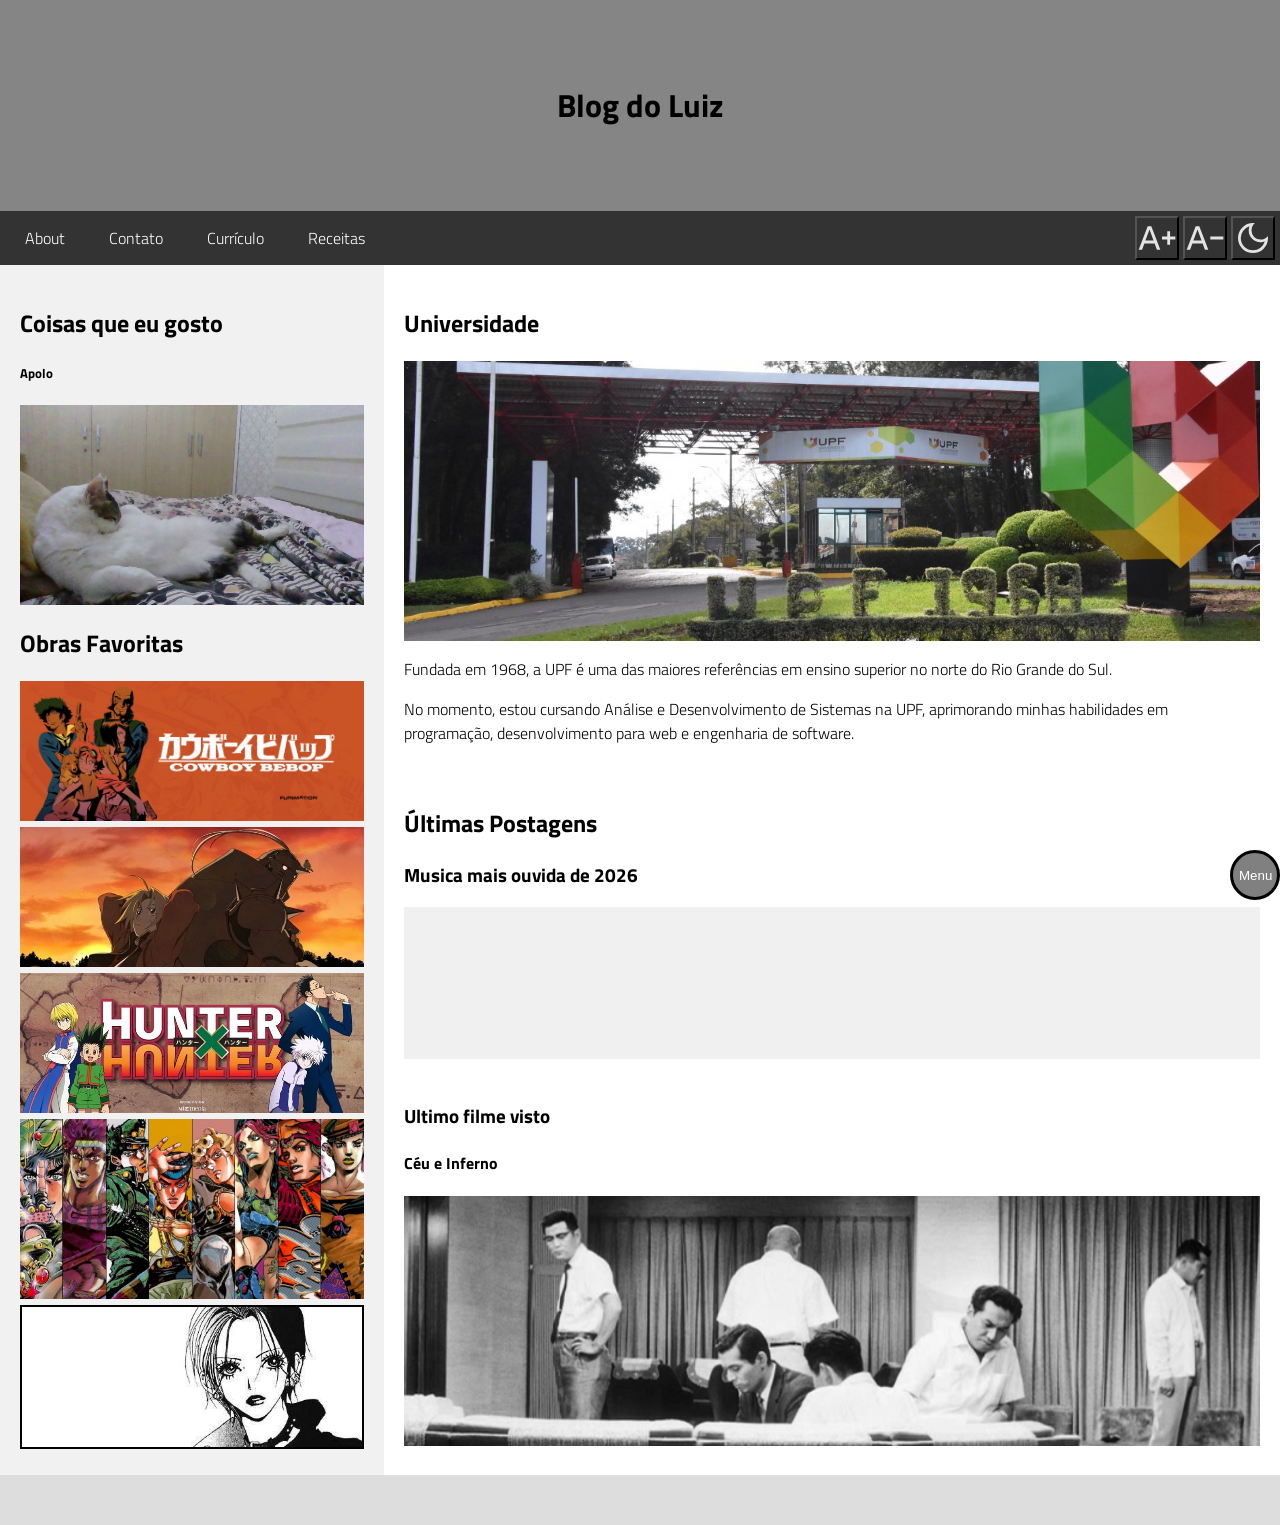
<file: index.html>
<!DOCTYPE html>
<html>

<head>
    <title>Blog</title>
    <meta charset="UTF-8">
    <meta name="viewport" content="width=device-width, initial-scale=1">


    <link rel="stylesheet" href="./css/estilo.css">

</head>

<body class="body-index">


    <header>
        <h1>Blog do Luiz</h1>
    </header>

    <nav class="navbar">
        <div>
            <a href="./pages/about.html">About</a>
            <a href="./pages/contact.html">Contato</a>
            <a href="./pages/Curriculo.html">Currículo</a>
            <a href="./pages/receitas.html">Receitas</a>
        </div>
        <div>
            <button class="fonte" onclick="aumentarFonte()"></button>
            <button class="Fonte" onclick="diminuirFonte()"></button>
            <button id="darkTheme" onclick="mudarThema()"></button>
        </div>
    </nav>

    <div class="container">
        <aside class="side">
            <h2>Coisas que eu gosto</h2>
            <h5>Apolo</h5>
            <div class="fakeimg1" style="height:200px;">
            </div>
            <h2>Obras Favoritas</h2>
            <div class="list">
                <figure>
                    <img class="fakeimg2"></img>
                </figure>
                <figure>
                    <img class="fakeimg3"></img>
                </figure>
                <figure>
                    <img class="fakeimg4"></img>
                </figure>
                <figure>
                    <img class="fakeimg5"></img>
                </figure>
                <figure>
                    <img class="fakeimg6"></img>
                </figure>
            </div>
        </aside>
        <main class="main">
            <section>
                <h2>Universidade</h2>
                <div class="fakeimg" style="height:280px;"></div>
                <p>Fundada em 1968, a UPF é uma das maiores referências em ensino superior no norte do Rio Grande do
                    Sul.</p>
                <p>No momento, estou cursando Análise e Desenvolvimento de Sistemas na UPF, aprimorando minhas
                    habilidades em programação, desenvolvimento para web e engenharia de software. </p>
                <br>
            </section>
            <section class="section">
                <h2>Últimas Postagens</h2>
                <h3>Musica mais ouvida de 2026</h3>
                <article class="postagem1"><iframe style="border-radius:12px"
                        src="https://open.spotify.com/embed/album/3RYdEXhGHojkTILUdtnRVJ?utm_source=generator"
                        width="100%" height="152" frameBorder="0" allowfullscreen=""
                        allow="autoplay; clipboard-write; encrypted-media; fullscreen; picture-in-picture"
                        loading="lazy"></iframe>
                </article>
            </section>
            <br>
            <section>
                <h3>Ultimo filme visto</h3>
                <h4>Céu e Inferno</h4>
                <article class="postagem2">
            
                </article>
            </section>

        </main>
    </div>
    <footer>
        <button class="botao"><a class="link" href="#"> Menu </a></button>
    </footer>

    <script src="./js/script.js"></script>
</body>

</html>
</file>
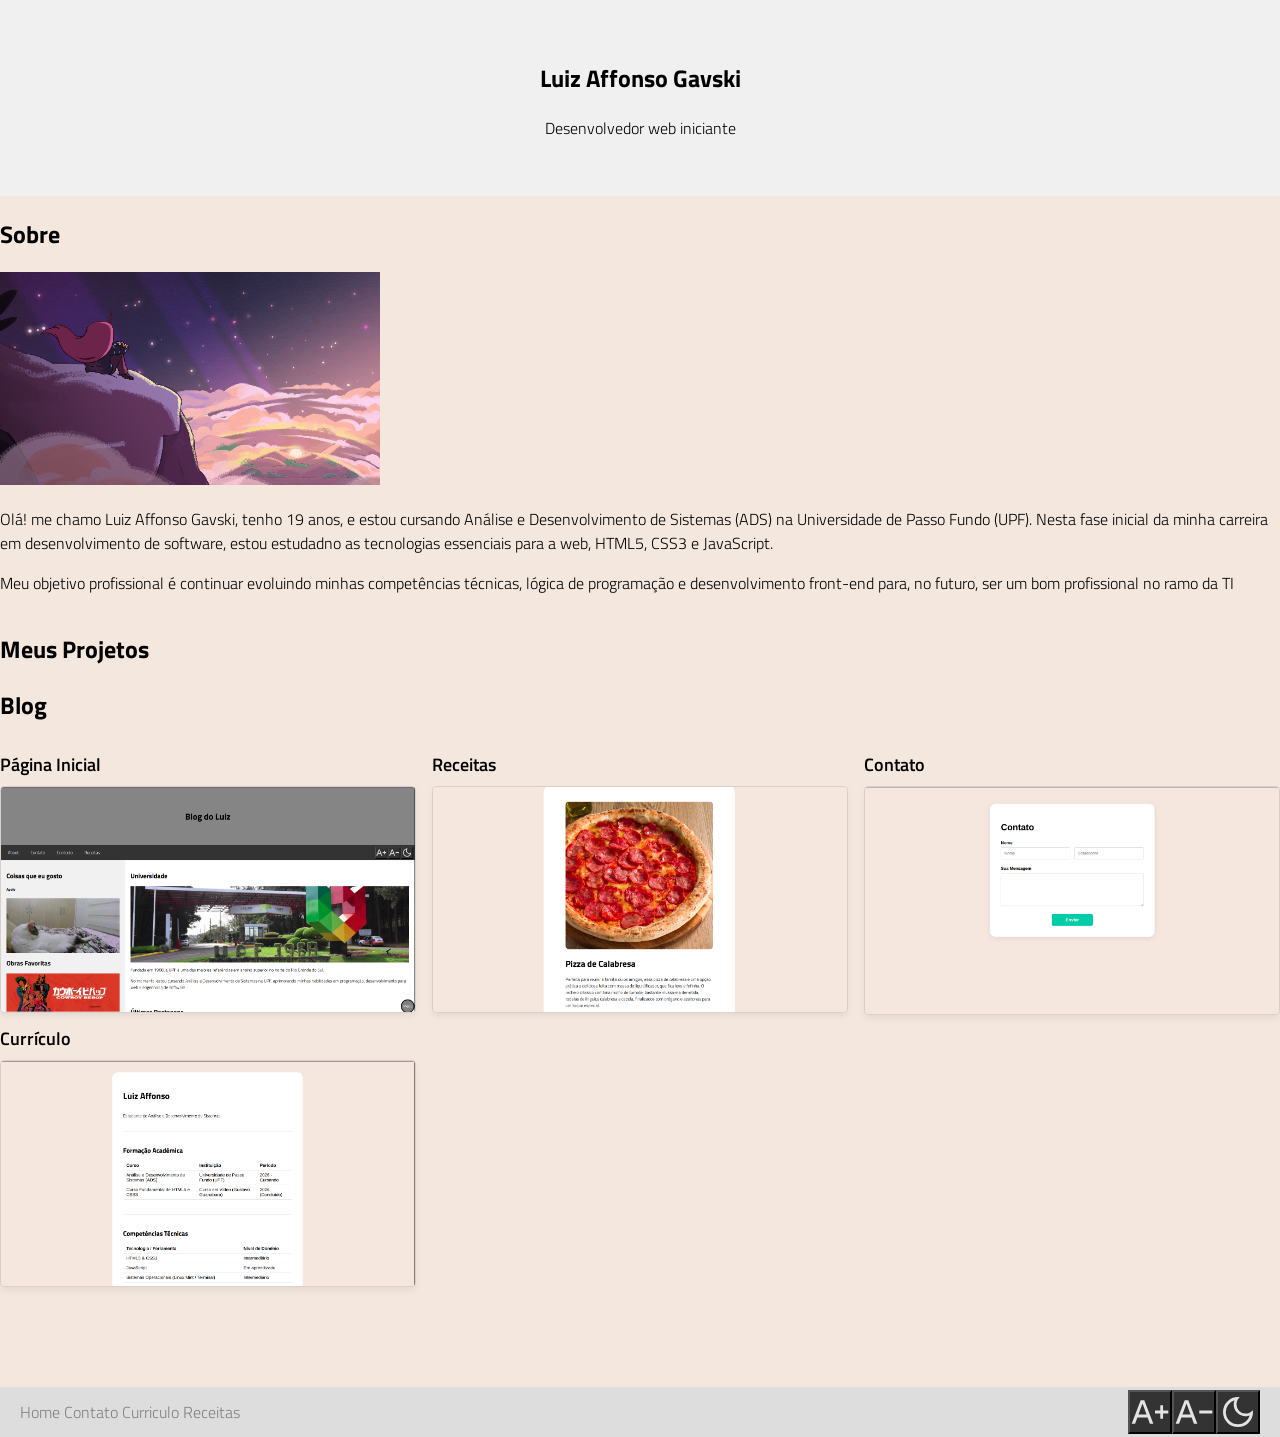
<file: pages/about.html>
<!DOCTYPE html>
<html>

<head>
  <title>Sobre</title>
  <link rel="stylesheet" href="../css/estilo.css">
</head>

<body class="body.about">


  <section class="hero">
    <h1>Luiz Affonso Gavski</h1>
    <p>Desenvolvedor web iniciante</p>
  </section>
<section class="sobre-mim-container">
        
        
        <div class="sobre-mim-texto"> 
            <h2>Sobre</h2>
            <img src="../assets/preview-7.png" width="380">
            <p>Olá! me chamo Luiz Affonso Gavski, tenho 19 anos, e estou cursando Análise e Desenvolvimento de Sistemas (ADS) na Universidade de Passo Fundo (UPF). Nesta fase inicial da minha carreira em desenvolvimento de software, estou estudadno as tecnologias essenciais para a web,  HTML5, CSS3 e JavaScript.
            </p>
            <p>
                Meu objetivo profissional é continuar evoluindo minhas competências técnicas, 
                lógica de programação e desenvolvimento front-end para, no futuro, ser um bom profissional no ramo da TI
            </p>
        </div>
    </section>
  <section>
    <h1>Meus Projetos</h1>
    <div class="fotos">
      <h2>Blog</h2>
      <section id="projetos">
        <div class="projetos-grid">

          <div class="coluna-esquerda">
            <article class="projeto-card">
              <h3>Página Inicial</h3>
              <img src="../assets/inicial.png"
                alt="Visualização da Página Inicial do Blog" class="projeto-thumb">
            </article>

            <article class="projeto-card">
              <h3>Currículo</h3>
              <img src="../assets/curriculo.png" alt="Visualização de outra página" class="projeto-thumb">
            </article>
          </div>

          <article class="projeto-card">
            <h3>Receitas</h3>
            <img src="../assets/pizza.png" alt="Visualização da Página Sobre" class="projeto-thumb">
          </article>

          <article class="projeto-card">
            <h3>Contato</h3>
            <img src="../assets/contato.png" alt="Visualização de outra página" class="projeto-thumb">
          </article>
        </div>
      </section>
    </div>
  </section>
  <footer class="footer2">


    <nav class="footer-receitas">
      <a href="file:///home/luiz/Documentos/blog/vinenvienve.github.io/index.html">Home</a>
      <a href="../pages/contact.html">Contato</a>
      <a href="../pages/Curriculo.html">Curriculo</a>
      <a href="../pages/receitas.html">Receitas</a>

    </nav>

    <nav class="esquerda">
      <div class="receita-botao">
        <button class="fonte" onclick="aumentarFonte()"></button>
        <button class="Fonte" onclick="diminuirFonte()"></button>
        <button id="darkTheme" onclick="mudarThema()"></button>
      </div>
    </nav>

  </footer>

  <script src="../js/script.js"></script>
</body>

</html>
</file>
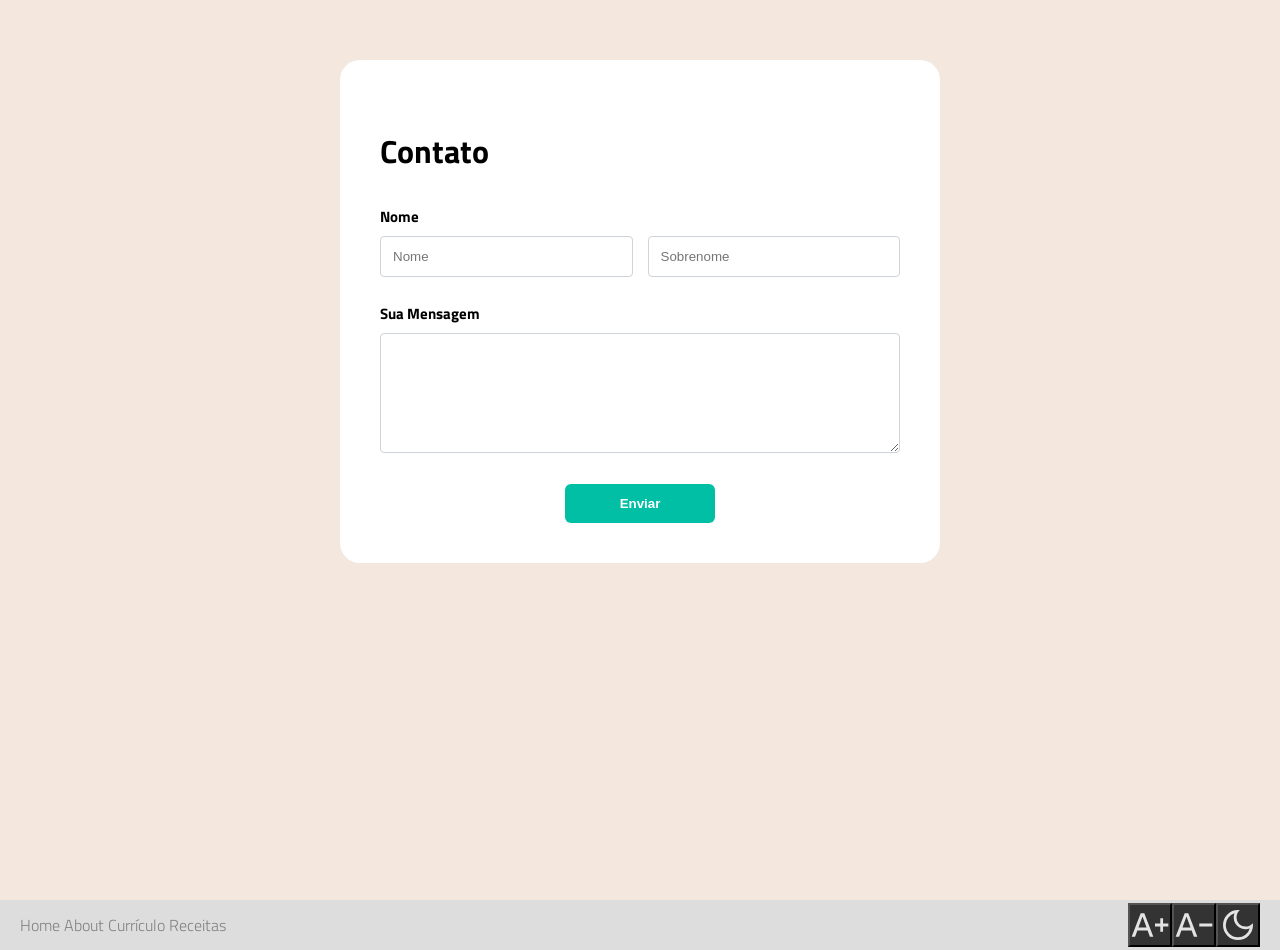
<file: pages/contact.html>
<!DOCTYPE html>
    <html lang="en">

    <head>
        <meta charset="UTF-8">
        <meta name="viewport" content="width=device-width, initial-scale=1.0">
        <title>Contato</title>
        <link rel="stylesheet" href="../css/estilo.css">
    </head>


<body class="body-contato">
   <main class="conteudo-contato">
    <section class="card-formulario">
        <h2>Contato</h2>

        <form>
            <label>Nome</label>
            <div class="linha-dupla">
                <input type="text" placeholder="Nome">
                <input type="text" placeholder="Sobrenome">
            </div>

            <label>Sua Mensagem</label>
            <textarea></textarea>

            <button onclick="myFunction()" type="submit" class="enviar">Enviar</button>
        </form>
    </section>
</main>

<footer class="footer2">


    <nav class="footer-receitas">
        <a href="file:///home/luiz/Documentos/blog/vinenvienve.github.io/index.html">Home</a>
        <a href="../pages/about.html">About</a>
        <a href="../pages/Curriculo.html">Currículo</a>
        <a href="../pages/receitas.html">Receitas</a>

    </nav>

 <nav class="esquerda">
        <div class="receita-botao">
            <button class="fonte" onclick="aumentarFonte()"></button>
            <button class="Fonte" onclick="diminuirFonte()"></button>
            <button id="darkTheme" onclick="mudarThema()"></button>
        </div>
    </nav>

</footer>

<script src="../js/script.js"></script>
</body>
</html>
</file>
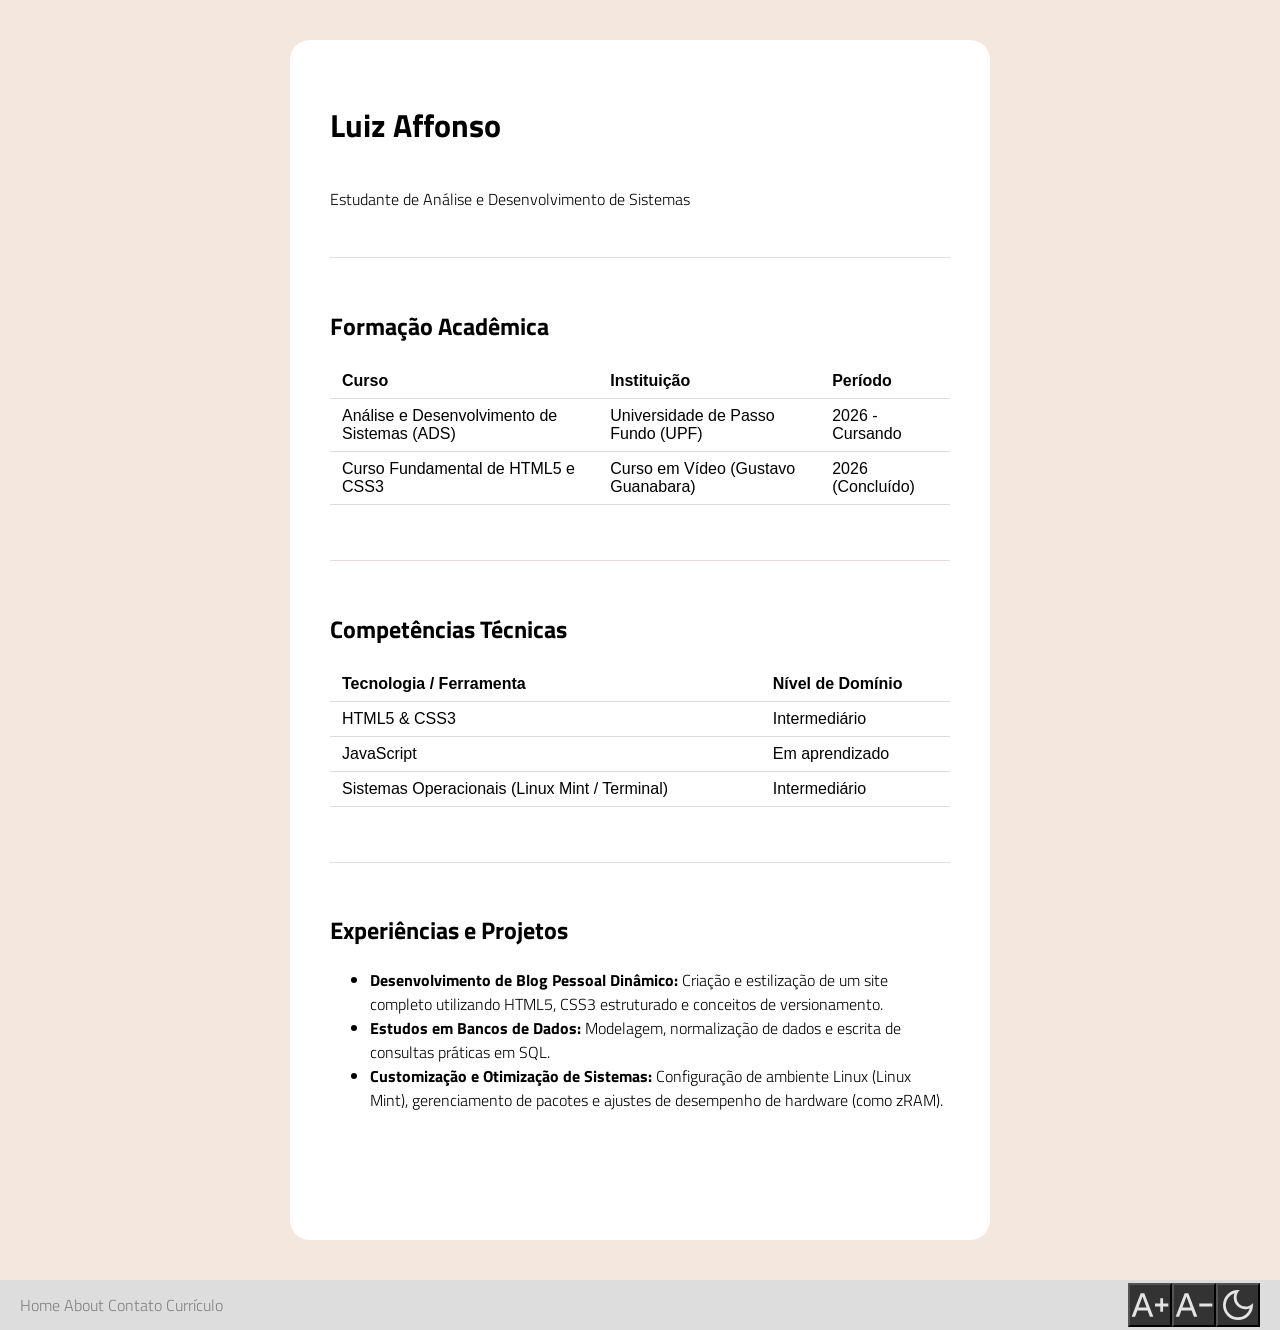
<file: pages/Curriculo.html>
<!DOCTYPE html>
<html lang="en">

<head>
    <meta charset="UTF-8">
    <meta name="viewport" content="width=device-width, initial-scale=1.0">
    <title>Currículo</title>
    <link rel="stylesheet" href="../css/estilo.css">
</head>

<body class="body-curriculo">
    <main class="main-curriculo">
        <h1>Luiz Affonso</h1>
        <p>Estudante de Análise e Desenvolvimento de Sistemas</p>
        <hr>
        <section class="curriculo-secao">
            <h2>Formação Acadêmica</h2>
            <table class="tabela-academicas">
                
                    <tr>
                        <th>Curso</th>
                        <th>Instituição</th>
                        <th>Período</th>
                    </tr>
                    <tr>
                        <td>Análise e Desenvolvimento de Sistemas (ADS)</td>
                        <td>Universidade de Passo Fundo (UPF)</td>
                        <td>2026 - Cursando</td>
                    </tr>
                    <tr>
                        <td>Curso Fundamental de HTML5 e CSS3</td>
                        <td>Curso em Vídeo (Gustavo Guanabara)</td>
                        <td>2026 (Concluído)</td>
                    </tr>
            </table>
        </section>
        <hr>
        <section class="curriculo-secao">
            <h2>Competências Técnicas</h2>
            <table class="tabela-competencias">
                <thead>
                    <tr>
                        <th>Tecnologia / Ferramenta</th>
                        <th>Nível de Domínio</th>
                    </tr>
                </thead>
                <tbody class="tbody">
                    <tr>
                        <td>HTML5 & CSS3</td>
                        <td>Intermediário</td>
                    </tr>
                    <tr>
                        <td>JavaScript</td>
                        <td>Em aprendizado</td>
                    </tr>
                    <tr>
                        <td>Sistemas Operacionais (Linux Mint / Terminal)</td>
                        <td>Intermediário</td>
                    </tr>
                </tbody>
            </table>
        </section>

        <hr>
        <section class="curriculo-secao">
            <h2>Experiências e Projetos</h2>
            <ul class="lista-experiencias">
                <li>
                    <strong>Desenvolvimento de Blog Pessoal Dinâmico:</strong>
                    Criação e estilização de um site completo utilizando HTML5, CSS3 estruturado e conceitos de
                    versionamento.
                </li>
                <li>
                    <strong>Estudos em Bancos de Dados:</strong>
                    Modelagem, normalização de dados e escrita de consultas práticas em SQL.
                </li>
                <li>
                    <strong>Customização e Otimização de Sistemas:</strong>
                    Configuração de ambiente Linux (Linux Mint), gerenciamento de pacotes e ajustes de desempenho de
                    hardware (como zRAM).
                </li>
            </ul>
        </section>


    </main>

    <footer class="footer2">


        <nav class="footer-receitas">
            <a href="file:///home/luiz/Documentos/blog/vinenvienve.github.io/index.html">Home</a>
            <a href="../pages/about.html">About</a>
            <a href="../pages/contact.html">Contato</a>
            <a href="../pages/Curriculo.html">Currículo</a>
        </nav>








        <nav class="esquerda">
            <div class="receita-botao">
                <button class="fonte" onclick="aumentarFonte()"></button>
                <button class="Fonte" onclick="diminuirFonte()"></button>
                <button id="darkTheme" onclick="mudarThema()"></button>
            </div>
        </nav>


    </footer>
    <script src="../js/script.js"></script>
</body>

</html>
</file>
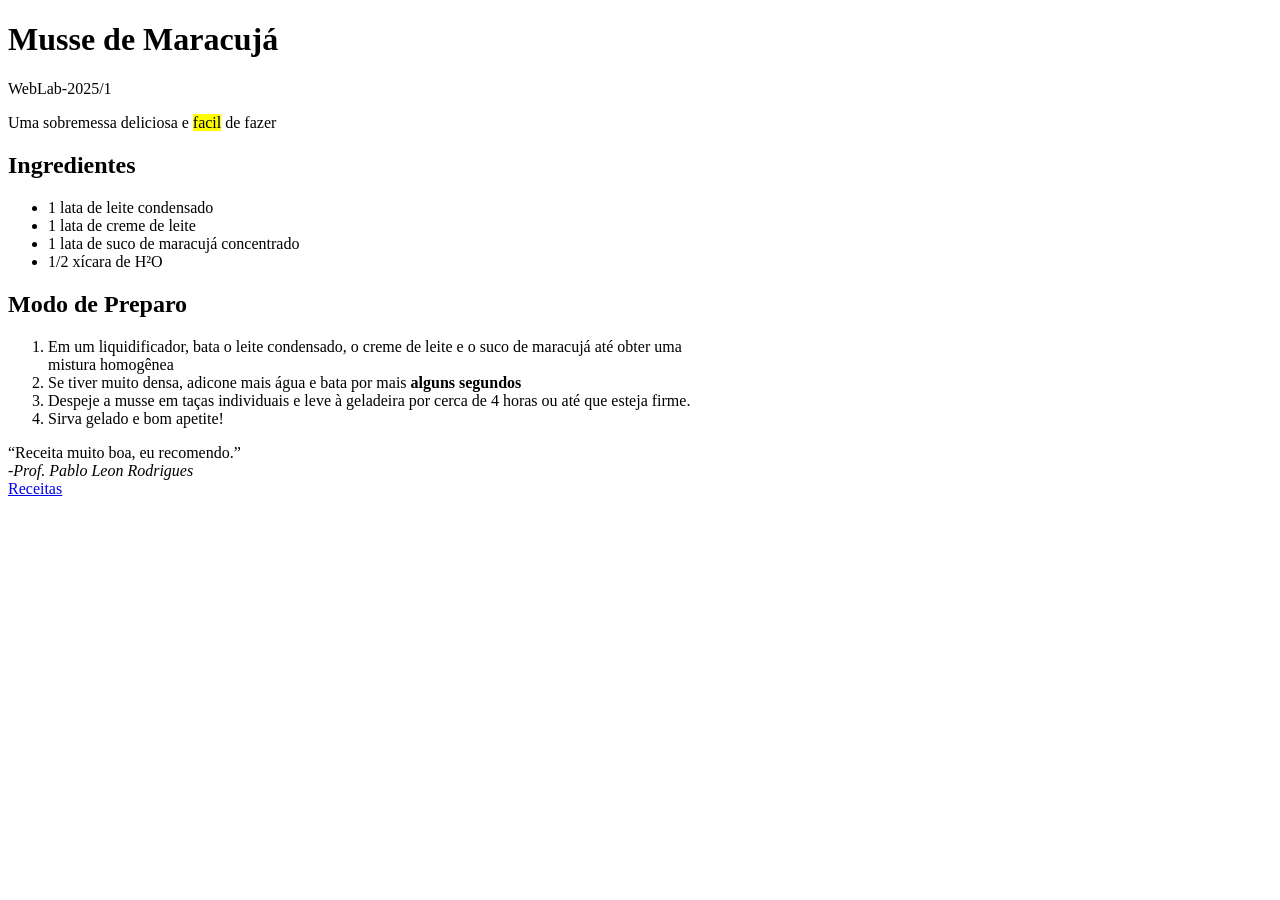
<file: pages/maracuja.html>
<!DOCTYPE html>
<html lang="en">
<head>
   
    <title>receita</title>
</head>
<body>
 
 <h1> Musse de Maracujá</h1>
  <p>WebLab-2025/1</p>
    </p>
    <p> Uma sobremessa deliciosa e <mark>facil</mark> de fazer </p>
   <p>
    <h2>Ingredientes</h2>
   <ul>
    <li>1 lata de leite condensado</li>
    <li>1 lata de creme de leite </li>
    <li>1 lata de suco de maracujá concentrado</li>
    <li>1/2 xícara de H²O</li>
   </ul>
   </p>
<h2>Modo de Preparo</h2>
<ol>
<li>Em um liquidificador, bata o leite condensado, o creme de leite e o suco de maracujá até obter uma<br> mistura homogênea</li>
<li>Se tiver muito densa, adicone mais água e bata por mais <b>alguns segundos</b> </li>
<li>Despeje a musse em taças individuais e leve à geladeira por cerca de 4 horas ou até que esteja firme.</li>
<li>Sirva gelado e bom apetite!</li>
</ol>
</P>
  <q>Receita muito boa, eu recomendo.</q>
  <br>
<cite>-Prof. Pablo Leon Rodrigues</cite>


<br>


<a href="./receitas.html">Receitas</a>

</body>
</html>
</file>
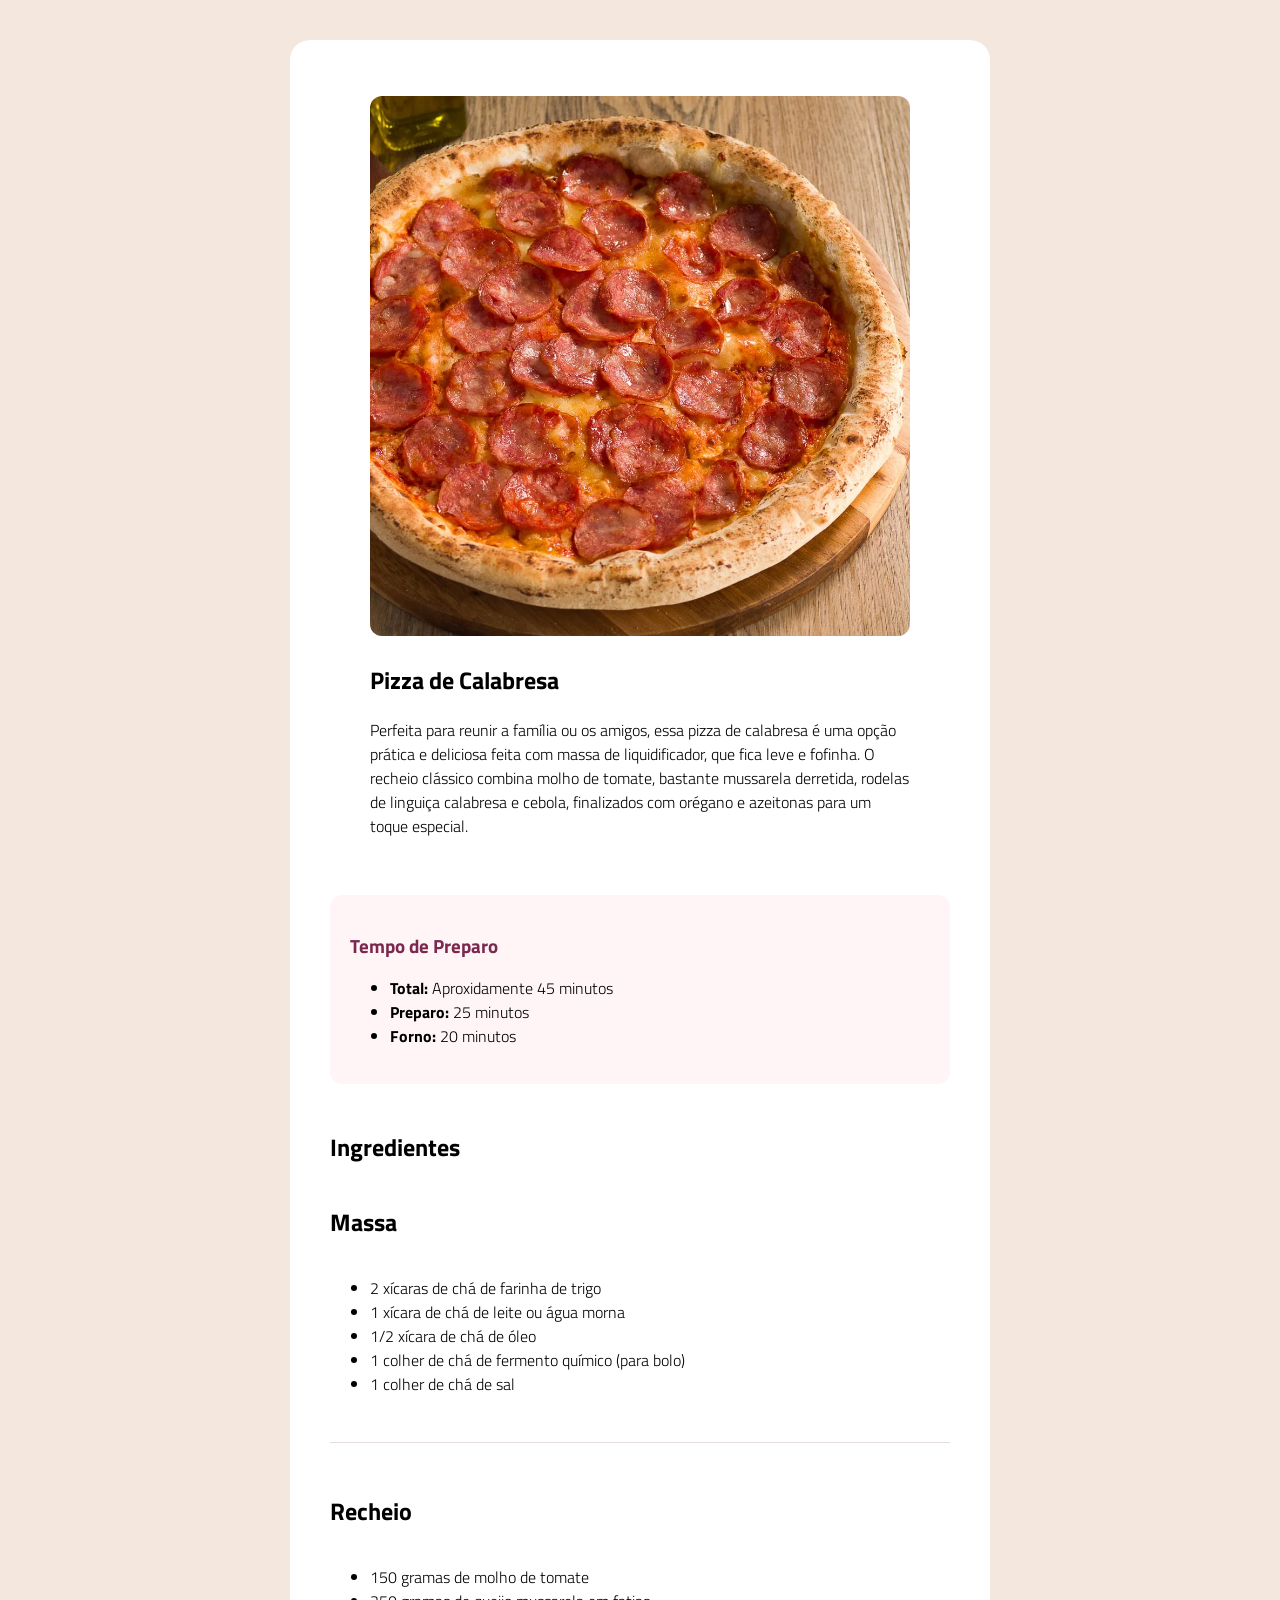
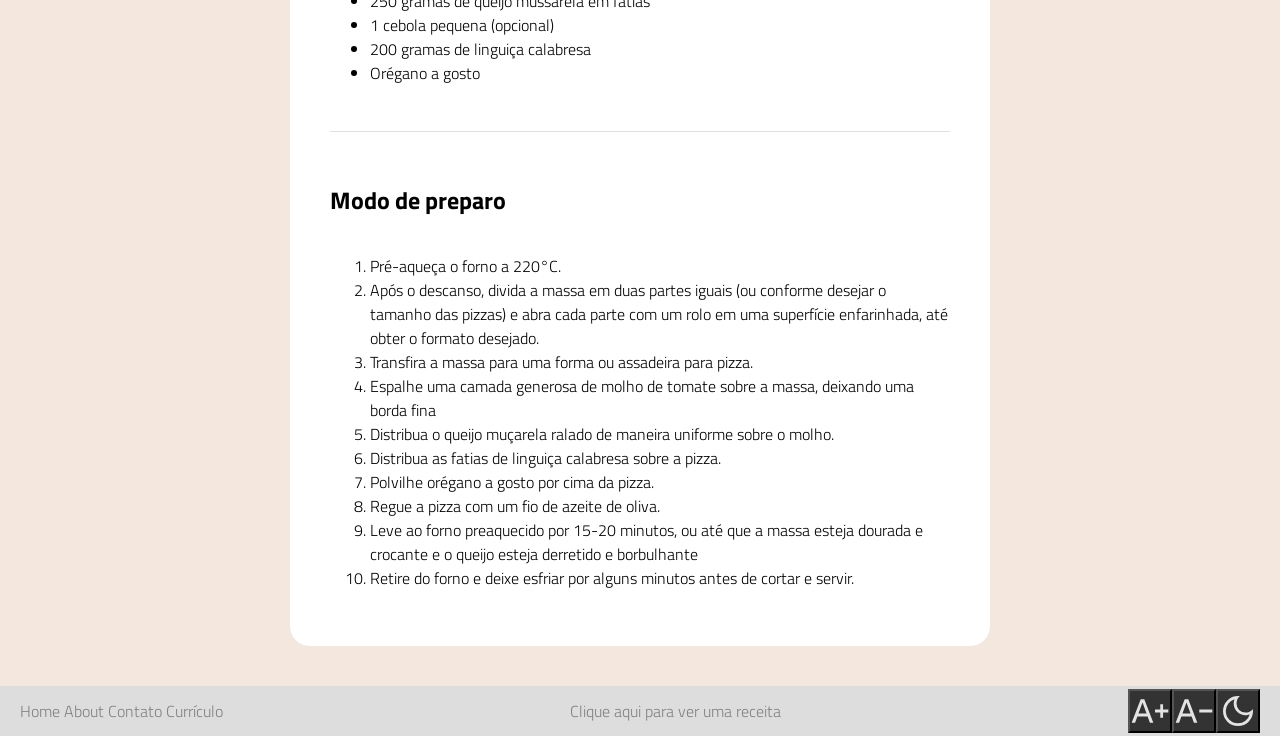
<file: pages/receitas.html>
<!DOCTYPE html>
<html lang="en">

<head>
    <meta charset="UTF-8">
    <meta name="viewport" content="width=device-width, initial-scale=1.0">
    <title>Receitas</title>
    <link rel="stylesheet" href="../css/estilo.css">
</head>

<body class="body-receitas">
    <main class="main-receitas">
        <section class="principal">
            <figure>
                <img class="pizza" src="../assets/pizza.webp">
                <figcaption>
                    <h1>Pizza de Calabresa</h1>
                    <p>Perfeita para reunir a família ou os amigos, essa pizza de calabresa é uma opção prática e
                        deliciosa
                        feita com massa de liquidificador, que fica leve e fofinha. O recheio clássico combina molho de
                        tomate, bastante mussarela derretida, rodelas de linguiça calabresa e cebola, finalizados com
                        orégano e azeitonas para um toque especial.</p>
                </figcaption>
            </figure>
            <article class="preparo">
                <h2>Tempo de Preparo</h2>

                <ul>
                    <li><b>Total:</b> Aproxidamente 45 minutos</li>
                    <li><b>Preparo:</b> 25 minutos</li>
                    <li><b>Forno:</b> 20 minutos</li>
                </ul>
            </article>
            <h1>Ingredientes</h1>
            <h2>Massa</h2>
            <ul>
                <li>2 xícaras de chá de farinha de trigo</li>
                <li>1 xícara de chá de leite ou água morna</li>
                <li>1/2 xícara de chá de óleo</li>
                <li>1 colher de chá de fermento químico (para bolo)</li>
                <li>1 colher de chá de sal</li>
            </ul>
            <hr>
            <h2>Recheio</h2>

            <ul>
                <Li>150 gramas de molho de tomate</Li>
                <Li>250 gramas de queijo mussarela em fatias</Li>
                <Li>1 cebola pequena (opcional)</Li>
                <Li>200 gramas de linguiça calabresa</Li>
                <Li>Orégano a gosto</Li>
            </ul>
            <hr>
            <h1>Modo de preparo</h1>
            <ol>
                <li>Pré-aqueça o forno a 220°C.</li>
                <li>Após o descanso, divida a massa em duas partes iguais (ou conforme desejar o tamanho das pizzas) e
                    abra
                    cada parte com um rolo em uma superfície enfarinhada, até obter o formato desejado.</li>
                <li>Transfira a massa para uma forma ou assadeira para pizza. </li>
                <li>Espalhe uma camada generosa de molho de tomate sobre a massa, deixando uma borda fina</li>
                <li>Distribua o queijo muçarela ralado de maneira uniforme sobre o molho. </li>
                <li>Distribua as fatias de linguiça calabresa sobre a pizza. </li>
                <li>Polvilhe orégano a gosto por cima da pizza. </li>
                <li> Regue a pizza com um fio de azeite de oliva. </li>
                <li> Leve ao forno preaquecido por 15-20 minutos, ou até que a massa esteja dourada e crocante e o
                    queijo
                    esteja derretido e borbulhante</li>
                <li> Retire do forno e deixe esfriar por alguns minutos antes de cortar e servir. </li>
            </ol>





        </section>
    </main>
    <footer class="footer2">


        <nav class="footer-receitas">
            <a href="file:///home/luiz/Documentos/blog/vinenvienve.github.io/index.html">Home</a>
            <a href="../pages/about.html">About</a>
            <a href="../pages/contact.html">Contato</a>
            <a href="../pages/Curriculo.html">Currículo</a>
        </nav>



        <a class="maracuja" href="../pages/maracuja.html">Clique aqui para ver uma receita </a>





        <nav class="esquerda">
            <div class="receita-botao">
                <button class="fonte" onclick="aumentarFonte()"></button>
                <button class="Fonte" onclick="diminuirFonte()"></button>
                <button id="darkTheme" onclick="mudarThema()"></button>
            </div>
        </nav>


    </footer>

    <script src="../js/script.js"></script>
</body>

</html>
</file>
<file: css/estilo.css>
@charset "UTF-8";


@import url('https://fonts.googleapis.com/css2?family=Atkinson+Hyperlegible:ital,wght@0,400;0,700;1,400;1,700&family=Open+Sans:ital,wght@0,300..800;1,300..800&family=Playwrite+GB+S+Guides:ital@0;1&family=Titillium+Web:ital,wght@0,200;0,300;0,400;0,600;0,700;0,900;1,200;1,300;1,400;1,600;1,700&display=swap');

.fonte {
  background-image: url(../assets/text_increase_35dp_E3E3E3_FILL0_wght400_GRAD0_opsz40.svg);
  padding: 20px;
  background-color: #333;

}

.Fonte {
  background-image: url(../assets/text_decrease_34dp_E3E3E3_FILL0_wght400_GRAD0_opsz40.svg);
  background-color: #333;
  padding: 20px;

}


#darkTheme {
  background-image: url(../assets/dark_mode_40dp_E3E3E3_FILL0_wght400_GRAD0_opsz40.svg);
  padding: 20px;
  background-color: #333;
}
body.darkColor .card-formulario h2,
body.darkColor label{
color: white;
}
body.darkColor .preparo {
    background-color: #221416; 
    border: 1px solid #7b284f;
}
body.darkColor  th,
body.darkColor ,
body.darkColor header,
body.darkColor main,
body.darkColor section,
body.darkColor div,
body.darkColor aside,
body.darkColor footer,
body.darkColor nav,
body.darkColor button {
  background-color: #121212;
  color: #ffffff;
}

body {
  font-family: "Titillium Web";
  margin: 0;
  font-weight: 300;
}


body.fonte1 h1, 
body.fonte1 h2, 
body.fonte1 h3, 
body.fonte1 p, 
body.fonte1 a,
body.fonte1 main
 {
  font-size: 24px;
  font-family: "Titillium Web", sans-serif;
}

body.fonte2 h1, 
body.fonte2 h2, 
body.fonte2 h3, 
body.fonte2 p, 
body.fonte2 li,
body.fonte2 a,
body.fonte2 main {
  font-size: 16px;
  font-family: "Titillium Web", sans-serif;
}

.menu {
  position: -webkit-sticky;
  position: sticky;
  top: 0;
  padding: 5px;
}


.menu1 nav {
  background-color: #0f0404;
  width: 10px;
  height: 10px;
}

.menu1 li {
  width: 230px;
  list-style: none;
}

.menu1 a {
  font-size: 30px;
  color: rgb(255, 255, 255);
  text-decoration: none;
}

.menu1 li:hover {
  text-decoration: underline white;
}


* {
  box-sizing: border-box;
}

header {
  padding: 60px;
  text-align: center;
  background: #858585;
  color: black;
}

.navbar {
  display: flex;
  background-color: #333;
  justify-content: space-between;
  align-items: center;

}

.navbar a {
  color: white;
  padding: 14px 20px;
  text-decoration: none;
  text-align: center;
}

.navbar a:hover {
  background-color: #ddd;
  color: black;
}

.container {
  display: flex;
  flex-wrap: wrap;
}

.side {
  flex: 30%;
  background-color: #f1f1f1;
  padding: 20px;
}

.main {
  flex: 70%;
  background-color: white;
  padding: 20px;
}

.fakeimg {
  background-image: url(../assets/Crédito\ -\ Arquivo\ UPF.jpg);
  background-repeat: no-repeat;
  background-size: cover;
  background-color: #aaa;
  width: 100%;
  padding: 20px;
}

footer {
  height: 50px;
  width: 100%;
  padding: 20px;
  text-align: center;
  background: #ddd;
}

@media screen and (max-width: 700px) {

  .container,
  .navbar {
    flex-direction: column;
  }
}

.navbar {
  position: -webkit-sticky;
  position: sticky;
  top: 0;
  padding: 5px;
}

.extralight {
  font-family: "Titillium Web", sans-serif;
  font-weight: 200;
  font-style: normal;
}


.botao {
  position: fixed;
  bottom: 0px;
  right: 0px;
  border-radius: 100%;
  width: 50px;
  height: 50px;
  background-color: grey;
  border: 3px solid black;
}

.link {
  text-decoration: none;
  color: white;
}

.fakeimg1 {
  background-image: url(../assets/2026-03-21-011008.jpg);
  background-size: cover;
}

.fakeimg2 {
  background-image: url(../assets/Cowboy-Bebop.jpeg);
  background-size: cover;
  background-position: center;
  padding: 70px;

}

.fakeimg3 {
  background-image: url(../assets/fullmetal.jpg);
  background-size: cover;
  background-position: center;
  padding: 70px;
}

.fakeimg4 {
  background-image: url(../assets/hunter.jpg);
  background-size: cover;
  background-position: center;
  padding: 70px;
}

.fakeimg5 {
  background-image: url(../assets/joj.jpg);
  background-size: cover;
  background-position: center;
  padding: 90px;
}

.fakeimg6 {
  background-image: url(../assets/nana.jpg);
  background-size: cover;
  background-position: center;
  padding: 70px;
  border: 2px solid;
}


.list figure {
  margin: 0;
  padding: 0;
}

.list img {
  width: 100%;
}



header.sobre {
  background-color: #333;
  color: white;
  padding: 20px;
}

.hero {
  background-color: #f0f0f0;
  padding: 40px;
  text-align: center;
}

.postagem1 {
  display: flex;
  align-items: flex-start;
  background-color: #f0f0f0;
  max-width: 1200px;
  height: 152px;
}

.postagem2 {
  background-image: url(../assets/highandlow2.png);
  background-size: cover;
  background-repeat: no-repeat;
  background-position: center;
  display: flex;
  align-items: flex-start;
  background-color: #f0f0f0;
  max-width: 1200px;
  height: 250px;

}



.principal {
  display: flex;
  flex-direction: column;
  width: 700px;
  max-width: 100%;
  height: auto;
  background-color: #ffffff;
  margin: 40px auto;
  padding: 40px;
  border-radius: 20px;
  flex: 1;
}

.pizza {
  width: 100%;
  height: auto;
  border-radius: 12px;
}

.preparo {
  background-color: #fff5f6;
  border-radius: 12px;
  padding: 20px;
  margin: 25px 0;
}

.preparo h2 {
  color: #7b284f;
  font-size: 1.2rem;
  margin-bottom: 10px;
}

hr {
  border: none;
  border-top: 1px solid #e3dedc;
  margin: 30px 0;

}

body {
  flex-direction: column;
  display: flex;
  min-height: 100vh;
  background-color: #f3e7de;
  margin: 0;
  font-family: "Titillium Web"
}

.container-principal {
  display: flex;
  width: 100%;
  min-height: 100vh;
}

.conteudo-contato {
  flex: 80%;
  background-color: #f3e7de;
  padding: 20px;
  box-sizing: border-box;
  min-height: 100vh;

}

.card-formulario {
  background-color:white;
  max-width: 600px;
  margin: 40px auto;
  padding: 40px;
  border-radius: 20px;
}

.card-formulario h2 {
  color: black;
  margin-bottom: 30px;
  font-size: 2rem;
}

.card-formulario label {
  display: block;
  font-weight: bold;
  color: #000000;
  margin-bottom: 8px;
  font-size: 0.95rem;
}

.linha-dupla {
  display: flex;
  gap: 15px;
  margin-bottom: 25px;
}

.card-formulario input,
.card-formulario textarea {
  width: 100%;
  padding: 12px;
  border: 1px solid #ced4da;
  border-radius: 4px;
  box-sizing: border-box;
  }

.card-formulario textarea {
  height: 120px;
  resize: vertical;
  margin-bottom: 25px;
}

.enviar {
  display: block;
  width: 150px;
  margin: 0 auto;
  background-color: #00bfa5;
  color: white;
  border: none;
  padding: 12px 20px;
  font-weight: bold;
  border-radius: 6px;
}



.maracuja {
  text-decoration: none;
  color: grey;
}

.esquerda {
  flex-direction: row-reverse;
}

.footer2 {
  align-items: center;
  justify-content: center;
  justify-content: space-between;
  display: flex;

}

.receita-botao {
  display: flex;
}

a {
  text-decoration: none;
  color: gray;
}


.main-curriculo {
  display: flex;
  flex-direction: column;
  width: 700px;
  max-width: 100%;
  min-height: 1200px;   
  background-color: #ffffff;
  margin: 40px auto;
  padding: 40px;
  border-radius: 20px;
}

table {
    width: 100%;
    border-collapse: collapse;
    margin-top: 15px;
    margin-bottom: 25px;
    font-family: sans-serif;
}

th, td {
    padding: 8px 12px;
    text-align: left;
    border-bottom: 1px solid #ddd;
    text-align: left;
}
.fotos {
height: 700px;
width: 100%;

}
#projetos h2 {
    margin-bottom: 2rem; 
}

.projetos-grid {
    display: grid;
    grid-template-columns: repeat(3, 1fr);
    gap: 1rem;
    grid-auto-flow: dense; 
}


.projeto-thumb {
    width: 100%; 
    height: auto; 
    border: 1px solid rgba(0,0,0,0.1);
    box-shadow: 0 4px 6px rgba(0,0,0,0.05); 
    border-radius: 4px; 
    margin-bottom: 0.75rem; 
    display: block;
}

.projeto-card h3 {
    margin: 0.5rem 0;
    font-size: 1.1rem;
    font-weight: 600;
}

.card-curriculo {
    grid-column: 1;
}
</file>
